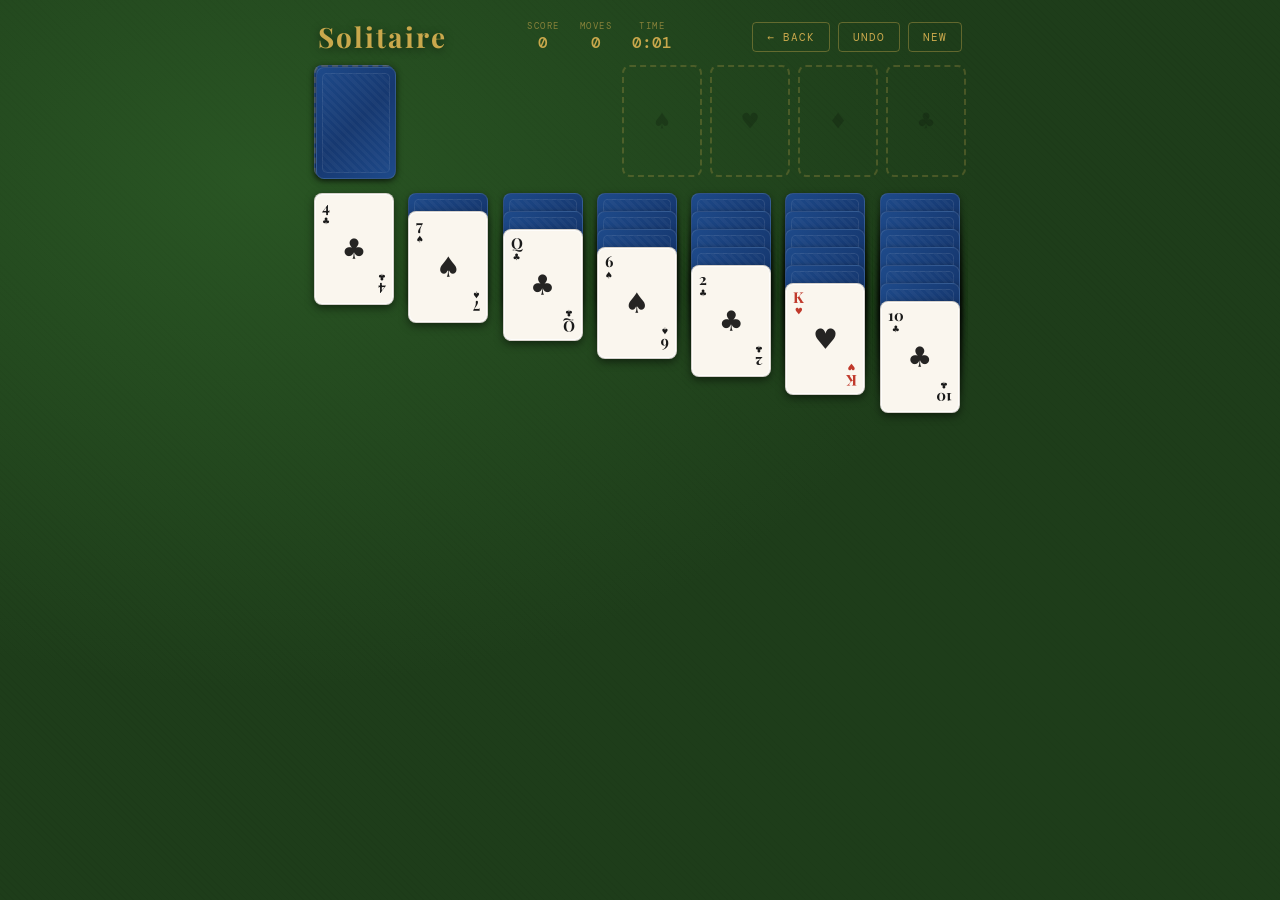
<file: game.html>
<!DOCTYPE html>
<html lang="en">
<head>
<meta charset="UTF-8">
<meta name="viewport" content="width=device-width, initial-scale=1.0">
<title>Clara Baker - Solitaire</title>
<style>
  @import url('https://fonts.googleapis.com/css2?family=Playfair+Display:wght@400;700&family=DM+Mono:wght@400;500&display=swap');

  *, *::before, *::after { box-sizing: border-box; margin: 0; padding: 0; }

  :root {
    --green: #2d5a27;
    --green-light: #3a7a32;
    --green-dark: #1e3d1a;
    --felt: #2a5425;
    --card-w: 80px;
    --card-h: 112px;
    --radius: 8px;
    --gold: #c9a84c;
    --gold-light: #e8c96a;
    --cream: #faf6ee;
    --shadow: rgba(0,0,0,0.5);
  }

  body {
    background: var(--green-dark);
    background-image:
      radial-gradient(ellipse at 20% 20%, rgba(58,122,50,0.4) 0%, transparent 50%),
      radial-gradient(ellipse at 80% 80%, rgba(30,61,26,0.6) 0%, transparent 50%),
      repeating-linear-gradient(45deg, transparent, transparent 4px, rgba(0,0,0,0.04) 4px, rgba(0,0,0,0.04) 5px);
    min-height: 100vh;
    display: flex;
    flex-direction: column;
    align-items: center;
    font-family: 'DM Mono', monospace;
    overflow-x: hidden;
    user-select: none;
  }

  header {
    width: 100%;
    max-width: 660px;
    display: flex;
    justify-content: space-between;
    align-items: center;
    padding: 18px 8px 10px;
  }

  h1 {
    font-family: 'Playfair Display', serif;
    font-size: 28px;
    font-weight: 700;
    color: var(--gold);
    letter-spacing: 2px;
    text-shadow: 0 2px 8px rgba(0,0,0,0.5);
  }

  .header-stats {
    display: flex;
    gap: 20px;
  }

  .stat {
    display: flex;
    flex-direction: column;
    align-items: center;
  }

  .stat-label {
    font-size: 9px;
    color: rgba(201,168,76,0.6);
    letter-spacing: 1.5px;
    text-transform: uppercase;
  }

  .stat-val {
    font-size: 16px;
    color: var(--gold);
    font-weight: 500;
  }

  .btn {
    background: transparent;
    border: 1px solid rgba(201,168,76,0.4);
    color: var(--gold);
    font-family: 'DM Mono', monospace;
    font-size: 11px;
    letter-spacing: 1px;
    padding: 7px 14px;
    border-radius: 4px;
    cursor: pointer;
    text-transform: uppercase;
    transition: all 0.2s;
  }

  .btn:hover {
    background: rgba(201,168,76,0.12);
    border-color: var(--gold);
  }

  #game {
    width: 100%;
    max-width: 660px;
    padding: 0 4px;
  }

  .top-row {
    display: flex;
    gap: 8px;
    margin-bottom: 16px;
    align-items: flex-start;
  }

  .foundations {
    display: flex;
    gap: 8px;
    margin-left: auto;
  }

  .slot {
    width: var(--card-w);
    height: var(--card-h);
    border: 2px dashed rgba(201,168,76,0.25);
    border-radius: var(--radius);
    position: relative;
    display: flex;
    align-items: center;
    justify-content: center;
    cursor: pointer;
    transition: border-color 0.2s;
  }

  .slot.highlight {
    border-color: rgba(201,168,76,0.7);
    background: rgba(201,168,76,0.05);
  }

  .slot-icon {
    font-size: 26px;
    opacity: 0.18;
    pointer-events: none;
  }

  .tableau {
    display: flex;
    gap: 8px;
  }

  .column {
    flex: 1;
    min-width: 0;
    position: relative;
    min-height: calc(var(--card-h) + 10px);
  }

  /* CARDS */
  .card {
    width: var(--card-w);
    height: var(--card-h);
    border-radius: var(--radius);
    position: absolute;
    cursor: pointer;
    transition: box-shadow 0.15s, transform 0.15s;
    touch-action: none;
  }

  .card.face-down {
    background: linear-gradient(135deg, #1e4a8a 0%, #163870 50%, #1e4a8a 100%);
    background-image:
      linear-gradient(135deg, #1e4a8a 0%, #163870 50%, #1e4a8a 100%),
      repeating-linear-gradient(45deg, transparent, transparent 5px, rgba(255,255,255,0.03) 5px, rgba(255,255,255,0.03) 6px);
    border: 1px solid rgba(255,255,255,0.1);
    box-shadow: 0 2px 6px var(--shadow);
  }

  .card.face-down::after {
    content: '';
    position: absolute;
    inset: 5px;
    border: 1px solid rgba(255,255,255,0.08);
    border-radius: calc(var(--radius) - 3px);
    background: repeating-linear-gradient(
      45deg,
      rgba(255,255,255,0.03),
      rgba(255,255,255,0.03) 3px,
      transparent 3px,
      transparent 6px
    );
  }

  .card.face-up {
    background: var(--cream);
    border: 1px solid rgba(0,0,0,0.15);
    box-shadow: 0 3px 8px var(--shadow), inset 0 0 0 1px rgba(255,255,255,0.8);
  }

  .card.face-up:hover {
    box-shadow: 0 5px 14px var(--shadow), inset 0 0 0 1px rgba(255,255,255,0.8);
    transform: translateY(-2px);
  }

  .card.dragging {
    box-shadow: 0 12px 30px rgba(0,0,0,0.7);
    transform: rotate(2deg) scale(1.04);
    z-index: 1000 !important;
    cursor: grabbing;
    transition: none;
  }

  .card.selected {
    box-shadow: 0 0 0 3px var(--gold), 0 5px 14px var(--shadow);
    transform: translateY(-4px);
  }

  .card-corner {
    position: absolute;
    display: flex;
    flex-direction: column;
    align-items: center;
    line-height: 1;
    gap: 1px;
  }

  .card-corner.tl { top: 6px; left: 7px; }
  .card-corner.br { bottom: 6px; right: 7px; transform: rotate(180deg); }

  .card-rank {
    font-family: 'Playfair Display', serif;
    font-size: 15px;
    font-weight: 700;
    line-height: 1;
  }

  .card-suit-sm {
    font-size: 11px;
    line-height: 1;
  }

  .card-suit-center {
    position: absolute;
    top: 50%;
    left: 50%;
    transform: translate(-50%, -50%);
    font-size: 34px;
    opacity: 0.85;
  }

  .red { color: #c0392b; }
  .black { color: #1a1a1a; }

  /* Stock & waste */
  #stock {
    cursor: pointer;
  }

  #stock:hover .slot {
    border-color: rgba(201,168,76,0.5);
  }

  .waste-fan {
    position: relative;
    width: calc(var(--card-w) + 24px);
    height: var(--card-h);
  }

  /* Win overlay */
  #win-overlay {
    display: none;
    position: fixed;
    inset: 0;
    background: rgba(0,0,0,0.7);
    z-index: 9999;
    flex-direction: column;
    align-items: center;
    justify-content: center;
    gap: 16px;
  }

  #win-overlay.show { display: flex; }

  .win-box {
    background: var(--green-dark);
    border: 2px solid var(--gold);
    border-radius: 12px;
    padding: 40px 60px;
    text-align: center;
    box-shadow: 0 0 60px rgba(201,168,76,0.2);
  }

  .win-title {
    font-family: 'Playfair Display', serif;
    font-size: 40px;
    color: var(--gold);
    margin-bottom: 8px;
  }

  .win-sub {
    color: rgba(201,168,76,0.7);
    font-size: 13px;
    margin-bottom: 24px;
    letter-spacing: 1px;
  }

  /* Confetti canvas */
  #confetti-canvas {
    position: fixed;
    inset: 0;
    pointer-events: none;
    z-index: 9998;
  }

  /* Drag ghost pile */
  #drag-ghost {
    position: fixed;
    pointer-events: none;
    z-index: 2000;
    display: none;
  }

  .empty-col-drop {
    position: absolute;
    top: 0; left: 0;
    width: var(--card-w);
    height: var(--card-h);
    border-radius: var(--radius);
    z-index: 0;
    cursor: pointer;
  }

  @media (max-width: 600px) {
    :root {
      --card-w: 52px;
      --card-h: 74px;
      --radius: 5px;
    }
    h1 { font-size: 20px; }
    .card-rank { font-size: 11px; }
    .card-suit-sm { font-size: 8px; }
    .card-suit-center { font-size: 22px; }
    .card-corner.tl { top: 4px; left: 4px; }
    .card-corner.br { bottom: 4px; right: 4px; }
    .waste-fan { width: calc(var(--card-w) + 14px); }
    .slot-icon { font-size: 18px; }
    header { padding: 10px 6px 6px; }
    .stat-val { font-size: 13px; }
    .btn { font-size: 9px; padding: 5px 10px; }
  }
</style>
</head>
<body>

<header>
  <h1>Solitaire</h1>
  <div class="header-stats">
    <div class="stat">
      <span class="stat-label">Score</span>
      <span class="stat-val" id="score-display">0</span>
    </div>
    <div class="stat">
      <span class="stat-label">Moves</span>
      <span class="stat-val" id="moves-display">0</span>
    </div>
    <div class="stat">
      <span class="stat-label">Time</span>
      <span class="stat-val" id="time-display">0:00</span>
    </div>
  </div>
  <div style="display:flex;gap:8px;align-items:center;">
    <a href="http://127.0.0.1:5500/boostrap/startbootstrap-clean-blog-gh-pages/index.html" class="btn" style="text-decoration:none;">← Back</a>
    <button class="btn" id="undo-btn">Undo</button>
    <button class="btn" id="new-btn">New</button>
  </div>
</header>

<div id="game">
  <div class="top-row">
    <!-- Stock -->
    <div id="stock-wrap">
      <div class="slot" id="stock">
        <span class="slot-icon">↺</span>
      </div>
    </div>
    <!-- Waste -->
    <div class="waste-fan" id="waste-area"></div>
    <!-- Spacer -->
    <div style="flex:1"></div>
    <!-- Foundations -->
    <div class="foundations" id="foundations"></div>
  </div>

  <div class="tableau" id="tableau"></div>
</div>

<div id="win-overlay">
  <canvas id="confetti-canvas"></canvas>
  <div class="win-box">
    <div class="win-title">You Win!</div>
    <div class="win-sub" id="win-stats"></div>
    <button class="btn" id="win-new-btn" style="font-size:13px;padding:10px 24px;">Play Again</button>
  </div>
</div>

<div id="drag-ghost"></div>

<script>
// ─── Constants ───────────────────────────────────────────────────────────────
const SUITS = ['♠','♥','♦','♣'];
const RANKS = ['A','2','3','4','5','6','7','8','9','10','J','Q','K'];
const RED_SUITS = ['♥','♦'];
const CARD_OFFSET_FACE_DOWN = 18;
const CARD_OFFSET_FACE_UP = 28;

// ─── State ───────────────────────────────────────────────────────────────────
let stock = [], waste = [], foundations = [[],[],[],[]], tableau = [[],[],[],[],[],[],[]];
let score = 0, moves = 0, seconds = 0, timerInterval = null;
let history = [];
let dragInfo = null;
let selectedInfo = null;

// ─── Init ────────────────────────────────────────────────────────────────────
function newGame() {
  clearInterval(timerInterval);
  stock = []; waste = []; foundations = [[],[],[],[]]; tableau = [[],[],[],[],[],[],[]];
  score = 0; moves = 0; seconds = 0; history = []; selectedInfo = null; dragInfo = null;
  updateDisplays();

  // Build deck
  let deck = [];
  for (let s of SUITS) for (let r of RANKS) deck.push({suit:s, rank:r, faceUp:false});
  // Shuffle
  for (let i = deck.length - 1; i > 0; i--) {
    const j = Math.floor(Math.random() * (i + 1));
    [deck[i], deck[j]] = [deck[j], deck[i]];
  }
  // Deal tableau
  let idx = 0;
  for (let c = 0; c < 7; c++) {
    for (let r = 0; r <= c; r++) {
      tableau[c].push({...deck[idx++], faceUp: r === c});
    }
  }
  // Rest to stock
  while (idx < 52) stock.push({...deck[idx++], faceUp:false});

  timerInterval = setInterval(() => { seconds++; updateTime(); }, 1000);
  document.getElementById('win-overlay').classList.remove('show');
  renderAll();
}

// ─── Render ──────────────────────────────────────────────────────────────────
function renderAll() {
  renderStock();
  renderWaste();
  renderFoundations();
  renderTableau();
}

function cardColor(card) {
  return RED_SUITS.includes(card.suit) ? 'red' : 'black';
}

function makeCardEl(card, extra = {}) {
  const el = document.createElement('div');
  el.className = 'card ' + (card.faceUp ? 'face-up' : 'face-down');
  if (card.faceUp) {
    const col = cardColor(card);
    el.innerHTML = `
      <div class="card-corner tl">
        <span class="card-rank ${col}">${card.rank}</span>
        <span class="card-suit-sm ${col}">${card.suit}</span>
      </div>
      <span class="card-suit-center">${card.suit}</span>
      <div class="card-corner br">
        <span class="card-rank ${col}">${card.rank}</span>
        <span class="card-suit-sm ${col}">${card.suit}</span>
      </div>`;
  }
  Object.assign(el.dataset, extra);
  return el;
}

function renderStock() {
  const el = document.getElementById('stock');
  el.innerHTML = '';
  if (stock.length > 0) {
    const top = document.createElement('div');
    top.className = 'card face-down';
    top.style.cssText = 'position:absolute;top:0;left:0;';
    el.appendChild(top);
    if (stock.length > 1) {
      const mid = document.createElement('div');
      mid.className = 'card face-down';
      mid.style.cssText = 'position:absolute;top:-2px;left:-2px;z-index:-1;';
      el.appendChild(mid);
    }
  } else {
    el.innerHTML = '<span class="slot-icon" style="opacity:0.35;font-size:22px;">↺</span>';
  }
  el.style.position = 'relative';
  el.style.overflow = 'visible';
}

function renderWaste() {
  const area = document.getElementById('waste-area');
  area.innerHTML = '';
  const show = waste.slice(-3);
  show.forEach((card, i) => {
    const el = makeCardEl(card, {zone:'waste', idx: waste.length - show.length + i});
    el.style.position = 'absolute';
    el.style.left = (i * 8) + 'px';
    el.style.top = '0';
    el.style.zIndex = i;
    if (i === show.length - 1) {
      el.style.zIndex = 10;
      setupCardEvents(el, {zone:'waste', cardIndex: waste.length - 1});
    }
    area.appendChild(el);
  });
}

function renderFoundations() {
  const container = document.getElementById('foundations');
  container.innerHTML = '';
  const icons = ['♠','♥','♦','♣'];
  foundations.forEach((pile, fi) => {
    const slot = document.createElement('div');
    slot.className = 'slot';
    slot.dataset.zone = 'foundation';
    slot.dataset.fi = fi;
    if (pile.length === 0) {
      slot.innerHTML = `<span class="slot-icon">${icons[fi]}</span>`;
    } else {
      const top = pile[pile.length - 1];
      const el = makeCardEl(top);
      el.style.cssText = 'position:absolute;top:0;left:0;';
      slot.appendChild(el);
    }
    slot.addEventListener('click', () => onFoundationClick(fi));
    slot.addEventListener('dragover', e => { e.preventDefault(); slot.classList.add('highlight'); });
    slot.addEventListener('dragleave', () => slot.classList.remove('highlight'));
    slot.addEventListener('drop', e => { e.preventDefault(); slot.classList.remove('highlight'); onDropFoundation(fi); });
    container.appendChild(slot);
  });
}

function renderTableau() {
  const container = document.getElementById('tableau');
  container.innerHTML = '';
  tableau.forEach((col, ci) => {
    const colEl = document.createElement('div');
    colEl.className = 'column';
    colEl.dataset.zone = 'tableau';
    colEl.dataset.ci = ci;

    // Empty drop target
    const emptyDrop = document.createElement('div');
    emptyDrop.className = 'empty-col-drop';
    emptyDrop.addEventListener('click', () => onTableauColClick(ci, -1));
    emptyDrop.addEventListener('dragover', e => { e.preventDefault(); });
    emptyDrop.addEventListener('drop', e => { e.preventDefault(); onDropTableau(ci); });
    colEl.appendChild(emptyDrop);

    let totalH = 0;
    col.forEach((card, ri) => {
      const el = makeCardEl(card, {zone:'tableau', ci, ri});
      const offset = ri === 0 ? 0 : (col[ri-1].faceUp ? CARD_OFFSET_FACE_UP : CARD_OFFSET_FACE_DOWN);
      totalH = ri === 0 ? 0 : totalH + offset;
      el.style.top = totalH + 'px';
      el.style.left = '0';
      el.style.zIndex = ri + 1;

      if (card.faceUp) {
        setupCardEvents(el, {zone:'tableau', ci, ri});
      } else {
        el.addEventListener('click', () => flipTableauCard(ci, ri));
      }
      colEl.appendChild(el);
    });

    const colH = col.length === 0 ? 112 : totalH + parseInt(getComputedStyle(document.documentElement).getPropertyValue('--card-h') || 112);
    colEl.style.height = Math.max(colH + 20, 130) + 'px';
    container.appendChild(colEl);
  });
}

// ─── Events ──────────────────────────────────────────────────────────────────
function setupCardEvents(el, info) {
  // Click (tap-to-select / tap-to-place)
  el.addEventListener('click', (e) => {
    e.stopPropagation();
    onCardClick(info);
  });

  // Drag
  el.setAttribute('draggable', true);
  el.addEventListener('dragstart', (e) => {
    startDrag(e, info);
  });
  el.addEventListener('dragend', () => {
    document.getElementById('drag-ghost').style.display = 'none';
    dragInfo = null;
  });

  // Make tableau cards also be drop targets
  if (info.zone === 'tableau') {
    el.addEventListener('dragover', e => e.preventDefault());
    el.addEventListener('drop', e => { e.preventDefault(); onDropTableau(info.ci); });
  }
}

function startDrag(e, info) {
  dragInfo = info;
  e.dataTransfer.effectAllowed = 'move';
  e.dataTransfer.setData('text/plain', JSON.stringify(info));
  // Invisible ghost
  const ghost = document.createElement('div');
  ghost.style.cssText = 'width:1px;height:1px;opacity:0;';
  document.body.appendChild(ghost);
  e.dataTransfer.setDragImage(ghost, 0, 0);
  setTimeout(() => document.body.removeChild(ghost), 0);
}

document.getElementById('stock').addEventListener('click', onStockClick);
document.getElementById('waste-area').addEventListener('click', (e) => {
  if (e.target === document.getElementById('waste-area')) {
    // click on waste background - deselect
    clearSelection();
  }
});

document.getElementById('undo-btn').addEventListener('click', undoMove);
document.getElementById('new-btn').addEventListener('click', () => { if(confirm('Start a new game?')) newGame(); });
document.getElementById('win-new-btn').addEventListener('click', newGame);

// ─── Game Logic ───────────────────────────────────────────────────────────────
function onStockClick() {
  clearSelection();
  saveHistory();
  if (stock.length === 0) {
    // Flip waste back
    stock = waste.slice().reverse().map(c => ({...c, faceUp:false}));
    waste = [];
    score = Math.max(0, score - 100);
  } else {
    const card = stock.pop();
    card.faceUp = true;
    waste.push(card);
    score += 5;
    moves++;
  }
  updateDisplays();
  renderAll();
}

function flipTableauCard(ci, ri) {
  const col = tableau[ci];
  if (ri === col.length - 1 && !col[ri].faceUp) {
    saveHistory();
    col[ri].faceUp = true;
    score += 10;
    moves++;
    updateDisplays();
    renderAll();
  }
}

function onCardClick(info) {
  if (selectedInfo) {
    // Try to move selected onto clicked
    const moved = tryMove(selectedInfo, info);
    clearSelection();
    if (!moved) {
      // Select the new card instead
      if (isSelectable(info)) {
        selectCard(info);
      }
    }
  } else {
    // Auto-move to foundation on double-tap / try auto
    if (isSelectable(info)) {
      if (!tryAutoToFoundation(info)) {
        selectCard(info);
      }
    }
  }
}

function onFoundationClick(fi) {
  if (selectedInfo) {
    const moved = tryMoveToFoundation(selectedInfo, fi);
    clearSelection();
  }
}

function onTableauColClick(ci, ri) {
  if (selectedInfo) {
    const moved = tryMoveToTableau(selectedInfo, ci);
    clearSelection();
  }
}

function onDropFoundation(fi) {
  if (!dragInfo) return;
  tryMoveToFoundation(dragInfo, fi);
  dragInfo = null;
}

function onDropTableau(ci) {
  if (!dragInfo) return;
  tryMoveToTableau(dragInfo, ci);
  dragInfo = null;
}

function isSelectable(info) {
  if (info.zone === 'waste') return waste.length > 0;
  if (info.zone === 'tableau') {
    const card = tableau[info.ci][info.ri];
    return card && card.faceUp;
  }
  return false;
}

function selectCard(info) {
  selectedInfo = info;
  renderAll();
  // Add selected class
  setTimeout(() => {
    const cards = document.querySelectorAll('.card.face-up');
    if (info.zone === 'waste') {
      const wasteCards = document.querySelectorAll('#waste-area .card');
      if (wasteCards.length) wasteCards[wasteCards.length - 1].classList.add('selected');
    } else if (info.zone === 'tableau') {
      const cols = document.querySelectorAll('.column');
      const col = cols[info.ci];
      if (col) {
        const colCards = col.querySelectorAll('.card.face-up');
        const targetRI = info.ri;
        const colCardArray = col.querySelectorAll('.card');
        colCardArray.forEach((c, i) => {
          if (parseInt(c.dataset.ri) >= targetRI && c.classList.contains('face-up')) {
            c.classList.add('selected');
          }
        });
      }
    }
  }, 0);
}

function clearSelection() {
  selectedInfo = null;
  document.querySelectorAll('.card.selected').forEach(c => c.classList.remove('selected'));
}

// Get cards to move from a source
function getCardsFromSource(info) {
  if (info.zone === 'waste') {
    if (waste.length === 0) return null;
    return [waste[waste.length - 1]];
  }
  if (info.zone === 'tableau') {
    const col = tableau[info.ci];
    const ri = info.ri;
    if (ri < 0 || ri >= col.length || !col[ri].faceUp) return null;
    return col.slice(ri);
  }
  return null;
}

function rankIndex(rank) { return RANKS.indexOf(rank); }

function canPlaceOnFoundation(card, pile) {
  if (pile.length === 0) return card.rank === 'A';
  const top = pile[pile.length - 1];
  return top.suit === card.suit && rankIndex(card.rank) === rankIndex(top.rank) + 1;
}

function canPlaceOnTableau(card, col) {
  if (col.length === 0) return card.rank === 'K';
  const top = col[col.length - 1];
  if (!top.faceUp) return false;
  const diffColor = cardColor(card) !== cardColor(top);
  const lowerRank = rankIndex(card.rank) === rankIndex(top.rank) - 1;
  return diffColor && lowerRank;
}

function tryMove(fromInfo, toInfo) {
  if (toInfo.zone === 'foundation') return tryMoveToFoundation(fromInfo, toInfo.fi);
  if (toInfo.zone === 'tableau') return tryMoveToTableau(fromInfo, toInfo.ci);
  return false;
}

function tryMoveToFoundation(fromInfo, fi) {
  const cards = getCardsFromSource(fromInfo);
  if (!cards || cards.length !== 1) return false;
  if (!canPlaceOnFoundation(cards[0], foundations[fi])) return false;
  saveHistory();
  removeCardsFromSource(fromInfo, 1);
  foundations[fi].push(cards[0]);
  score += 15;
  moves++;
  updateDisplays();
  renderAll();
  checkWin();
  return true;
}

function tryMoveToTableau(fromInfo, ci) {
  const cards = getCardsFromSource(fromInfo);
  if (!cards || cards.length === 0) return false;
  if (!canPlaceOnTableau(cards[0], tableau[ci])) return false;
  // Don't move to same column
  if (fromInfo.zone === 'tableau' && fromInfo.ci === ci) return false;
  saveHistory();
  removeCardsFromSource(fromInfo, cards.length);
  tableau[ci].push(...cards);
  score += 5;
  moves++;
  updateDisplays();
  renderAll();
  return true;
}

function tryAutoToFoundation(info) {
  const cards = getCardsFromSource(info);
  if (!cards || cards.length !== 1) return false;
  for (let fi = 0; fi < 4; fi++) {
    if (canPlaceOnFoundation(cards[0], foundations[fi])) {
      saveHistory();
      removeCardsFromSource(info, 1);
      foundations[fi].push(cards[0]);
      score += 15;
      moves++;
      updateDisplays();
      renderAll();
      checkWin();
      return true;
    }
  }
  return false;
}

function removeCardsFromSource(info, count) {
  if (info.zone === 'waste') {
    waste.splice(waste.length - count, count);
  } else if (info.zone === 'tableau') {
    tableau[info.ci].splice(info.ri, count);
    // Flip new top card
    const col = tableau[info.ci];
    if (col.length > 0 && !col[col.length - 1].faceUp) {
      col[col.length - 1].faceUp = true;
      score += 10;
    }
  }
}

// ─── History (Undo) ───────────────────────────────────────────────────────────
function saveHistory() {
  history.push({
    stock: stock.map(c=>({...c})),
    waste: waste.map(c=>({...c})),
    foundations: foundations.map(f=>f.map(c=>({...c}))),
    tableau: tableau.map(col=>col.map(c=>({...c}))),
    score, moves
  });
  if (history.length > 20) history.shift();
}

function undoMove() {
  if (history.length === 0) return;
  const state = history.pop();
  stock = state.stock;
  waste = state.waste;
  foundations = state.foundations;
  tableau = state.tableau;
  score = state.score;
  moves = state.moves;
  updateDisplays();
  renderAll();
}

// ─── Win Check ────────────────────────────────────────────────────────────────
function checkWin() {
  if (foundations.every(f => f.length === 13)) {
    clearInterval(timerInterval);
    score += Math.max(0, 700 - seconds * 2);
    const m = Math.floor(seconds / 60), s = seconds % 60;
    const timeStr = `${m}:${s.toString().padStart(2,'0')}`;
    document.getElementById('win-stats').textContent =
      `Score: ${score}  ·  Moves: ${moves}  ·  Time: ${timeStr}`;
    document.getElementById('win-overlay').classList.add('show');
    updateDisplays();
    launchConfetti();
  }
}

// ─── Confetti ─────────────────────────────────────────────────────────────────
function launchConfetti() {
  const canvas = document.getElementById('confetti-canvas');
  canvas.width = window.innerWidth;
  canvas.height = window.innerHeight;
  const ctx = canvas.getContext('2d');
  const colors = ['#c9a84c','#e8c96a','#3dbe76','#ff6b7a','#fff','#7ec8e3'];
  const particles = Array.from({length: 120}, () => ({
    x: Math.random() * canvas.width,
    y: -10 - Math.random() * 200,
    vx: (Math.random() - 0.5) * 3,
    vy: 2 + Math.random() * 3,
    size: 6 + Math.random() * 8,
    color: colors[Math.floor(Math.random() * colors.length)],
    angle: Math.random() * Math.PI * 2,
    spin: (Math.random() - 0.5) * 0.2
  }));
  let frame;
  function draw() {
    ctx.clearRect(0, 0, canvas.width, canvas.height);
    particles.forEach(p => {
      ctx.save();
      ctx.translate(p.x, p.y);
      ctx.rotate(p.angle);
      ctx.fillStyle = p.color;
      ctx.fillRect(-p.size/2, -p.size/4, p.size, p.size/2);
      ctx.restore();
      p.x += p.vx;
      p.y += p.vy;
      p.angle += p.spin;
      p.vy += 0.04;
      if (p.y > canvas.height + 20) {
        p.y = -10;
        p.x = Math.random() * canvas.width;
        p.vy = 2 + Math.random() * 3;
      }
    });
    frame = requestAnimationFrame(draw);
  }
  draw();
  setTimeout(() => { cancelAnimationFrame(frame); ctx.clearRect(0,0,canvas.width,canvas.height); }, 5000);
}

// ─── Displays ─────────────────────────────────────────────────────────────────
function updateDisplays() {
  document.getElementById('score-display').textContent = score;
  document.getElementById('moves-display').textContent = moves;
}

function updateTime() {
  const m = Math.floor(seconds / 60), s = seconds % 60;
  document.getElementById('time-display').textContent = `${m}:${s.toString().padStart(2,'0')}`;
}

// ─── Start ────────────────────────────────────────────────────────────────────
newGame();
</script>
</body>
</html>
</file>
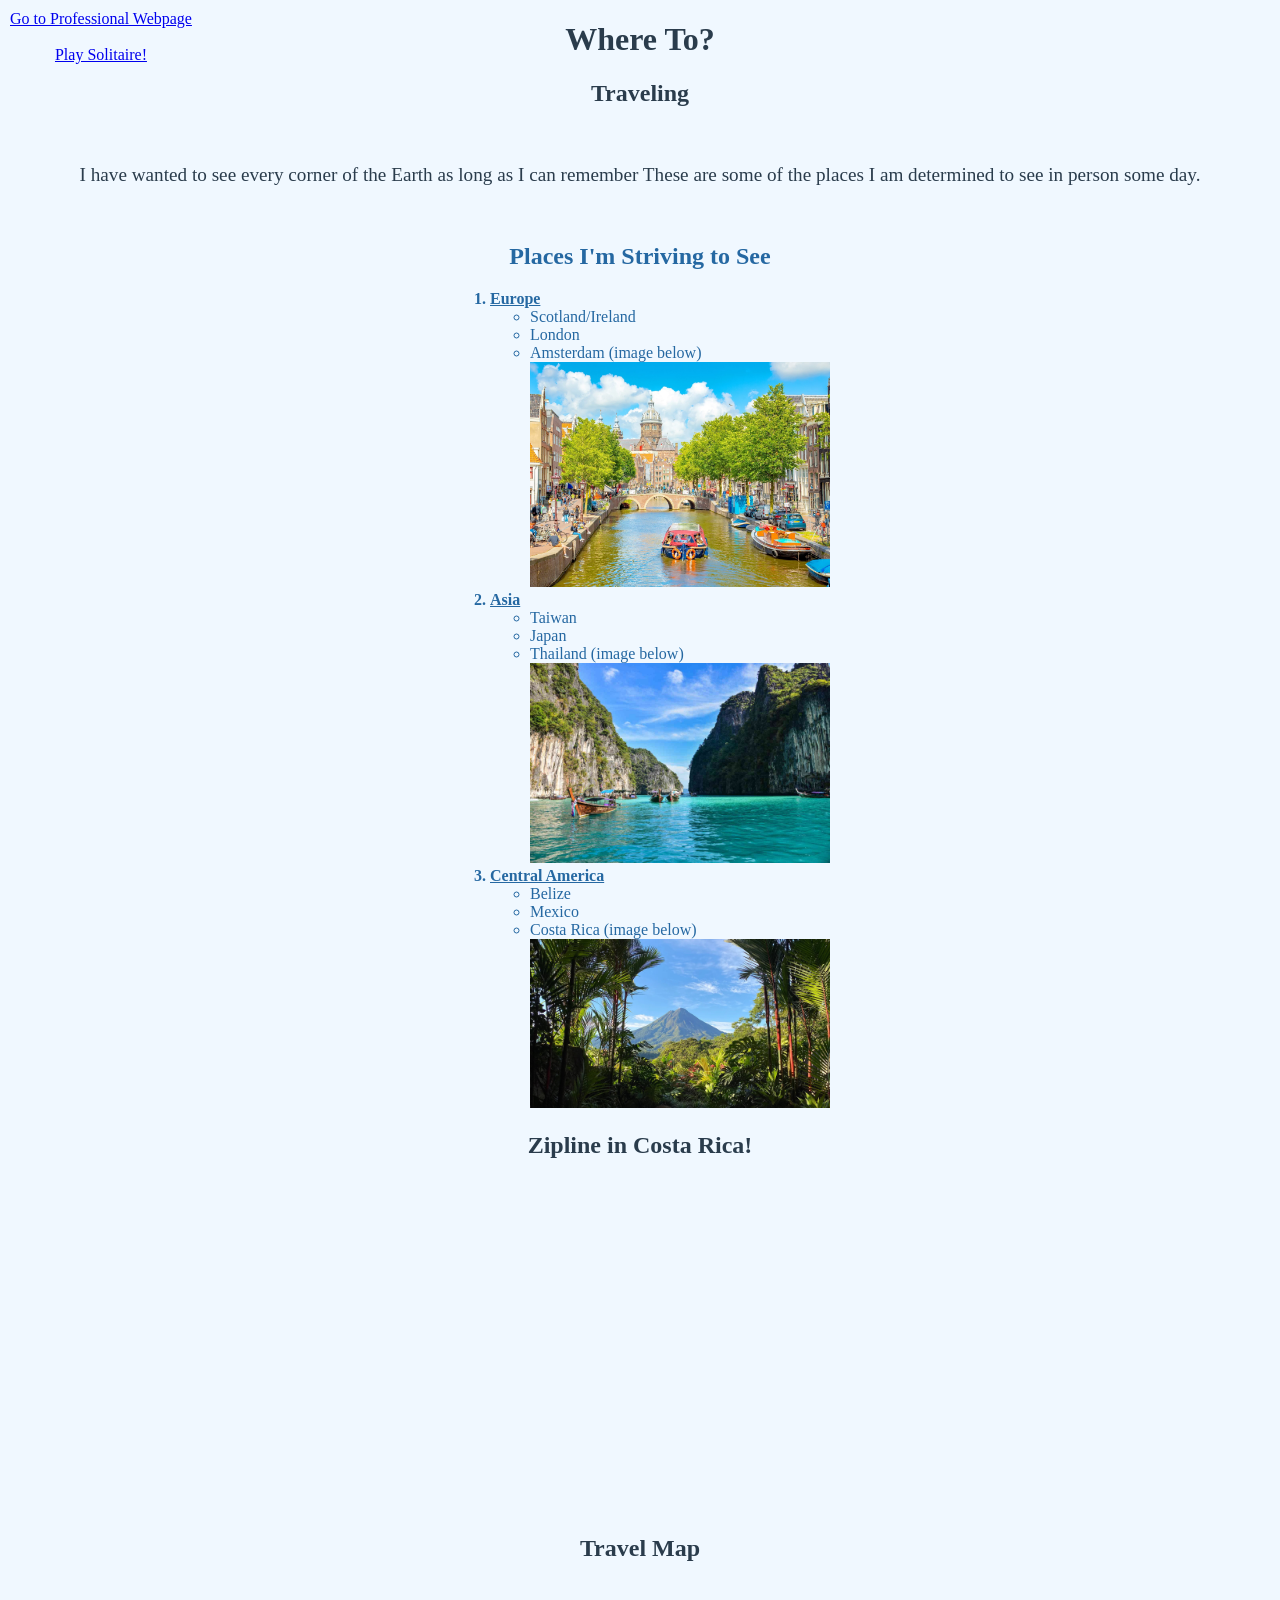
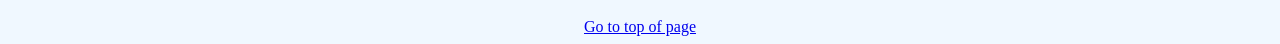
<file: where_to.html>
<!DOCTYPE html>
<html lang="en">
<head>
    <meta charset="UTF-8">
    <meta name="viewport" content="width=device-width, initial-scale=1.0">
    <title>Clara Baker - Where To?</title>
    <link rel="stylesheet" type="text/css" href="css/scratchstyles.css">
</head>
<body>
    <nav class="pro_page">
        <a href="index.html">Go to Professional Webpage</a>
        <br><br>
        <a href="game.html">Play Solitaire!</a>
    </nav>
    <div class="common header">
        <h1 id="#top">Where To?</h1>
        <h2>Traveling</h2>
    </div>
    <br>
    <p>
        I have wanted to see every corner of the Earth as long as I can remember
        These are some of the places I am determined to see in person some day.
    </p>
    
    <br>

    <div class="lists">
    <h2>Places I'm Striving to See</h2>
    <ol>
        <li class="list_topic">Europe</li>
        <ul>
            <li>Scotland/Ireland</li>
            <li>London</li>
            <li>Amsterdam (image below)</li>
    <img src="assets/img/amsterdam.jpg" alt="Amsterdam" width="300 px">
        </ul>
        <li class="list_topic">Asia</li>
        <ul>
            <li>Taiwan</li>
            <li>Japan</li>
            <li>Thailand (image below)</li>
    <img src="assets/img/thailand.jpg" alt="Thailand" width="300 px">
        </ul>
        <li class="list_topic">Central America</li>
        <ul>
            <li>Belize</li>
            <li>Mexico</li>
            <li>Costa Rica (image below)</li>
    <img src="assets/img/costa_rica.jpg" alt="Costa Rica" width="300 px">
        </ul>
    </ol>
    </div>

    <h2>Zipline in Costa Rica!</h2>

    <iframe 
      width="560" 
      height="315" 
      src="https://www.youtube.com/watch?v=QtXU0SfBTAU" 
      title="Costa Rica zipline" 
      frameborder="0"
      allow="accelerometer; autoplay; clipboard-write; encrypted-media; gyroscope; picture-in-picture"
      allowfullscreen>
    </iframe>
    <br><br>
    <h2>Travel Map</h2>

    <div class='tableauPlaceholder' id='viz1776525577198' style='position: relative'>
      <noscript>
        <a href='#'>
          <img alt=' ' src='https://public.tableau.com/static/images/BN/BN9XPTFGN/1_rss.png' style='border: none' />
        </a>
      </noscript>

      <object class='tableauViz' style='display:none;'>
        <param name='host_url' value='https%3A%2F%2Fpublic.tableau.com%2F' />
        <param name='embed_code_version' value='3' />
        <param name='path' value='shared/BN9XPTFGN' />
        <param name='toolbar' value='yes' />
        <param name='static_image' value='https://public.tableau.com/static/images/BN/BN9XPTFGN/1.png' />
        <param name='animate_transition' value='yes' />
        <param name='display_static_image' value='yes' />
        <param name='display_spinner' value='yes' />
        <param name='display_overlay' value='yes' />
        <param name='display_count' value='yes' />
        <param name='language' value='en-US' />
      </object>
    </div>

    <script type='text/javascript'>
      var divElement = document.getElementById('viz1776525577198');
      var vizElement = divElement.getElementsByTagName('object')[0];
      vizElement.style.width = '970px';
      vizElement.style.height = '587px';

      var scriptElement = document.createElement('script');
      scriptElement.src = 'https://public.tableau.com/javascripts/api/viz_v1.js';
      vizElement.parentNode.insertBefore(scriptElement, vizElement);
    </script>

    <br><br>
    <a href="#top">Go to top of page</a>
    <br>

</body>
</html>
</file>
<file: css/scratchstyles.css>
body{
    background-color: aliceblue;
    font-family: Cambria, Cochin, Georgia, Times, 'Times New Roman', serif;
    text-align: center;
    color: #2a3c4c;
}

p{
    font-size: larger;
}

nav a:hover{
    background-color: #d1d8de;
}

.pro_page{
    position: absolute;
    top: 10px;
    left: 10px;
}

.list_topic{
    font-weight: 800;
    text-decoration: underline;
}

ol, ul {
    text-align: left;
    margin: 0 auto;
    width: fit-content;
}

.tableauPlaceholder{
    margin: 0 auto;
}

.lists{
    color: #2568a2;
}

img{
    border: 10px black;
}
</file>
